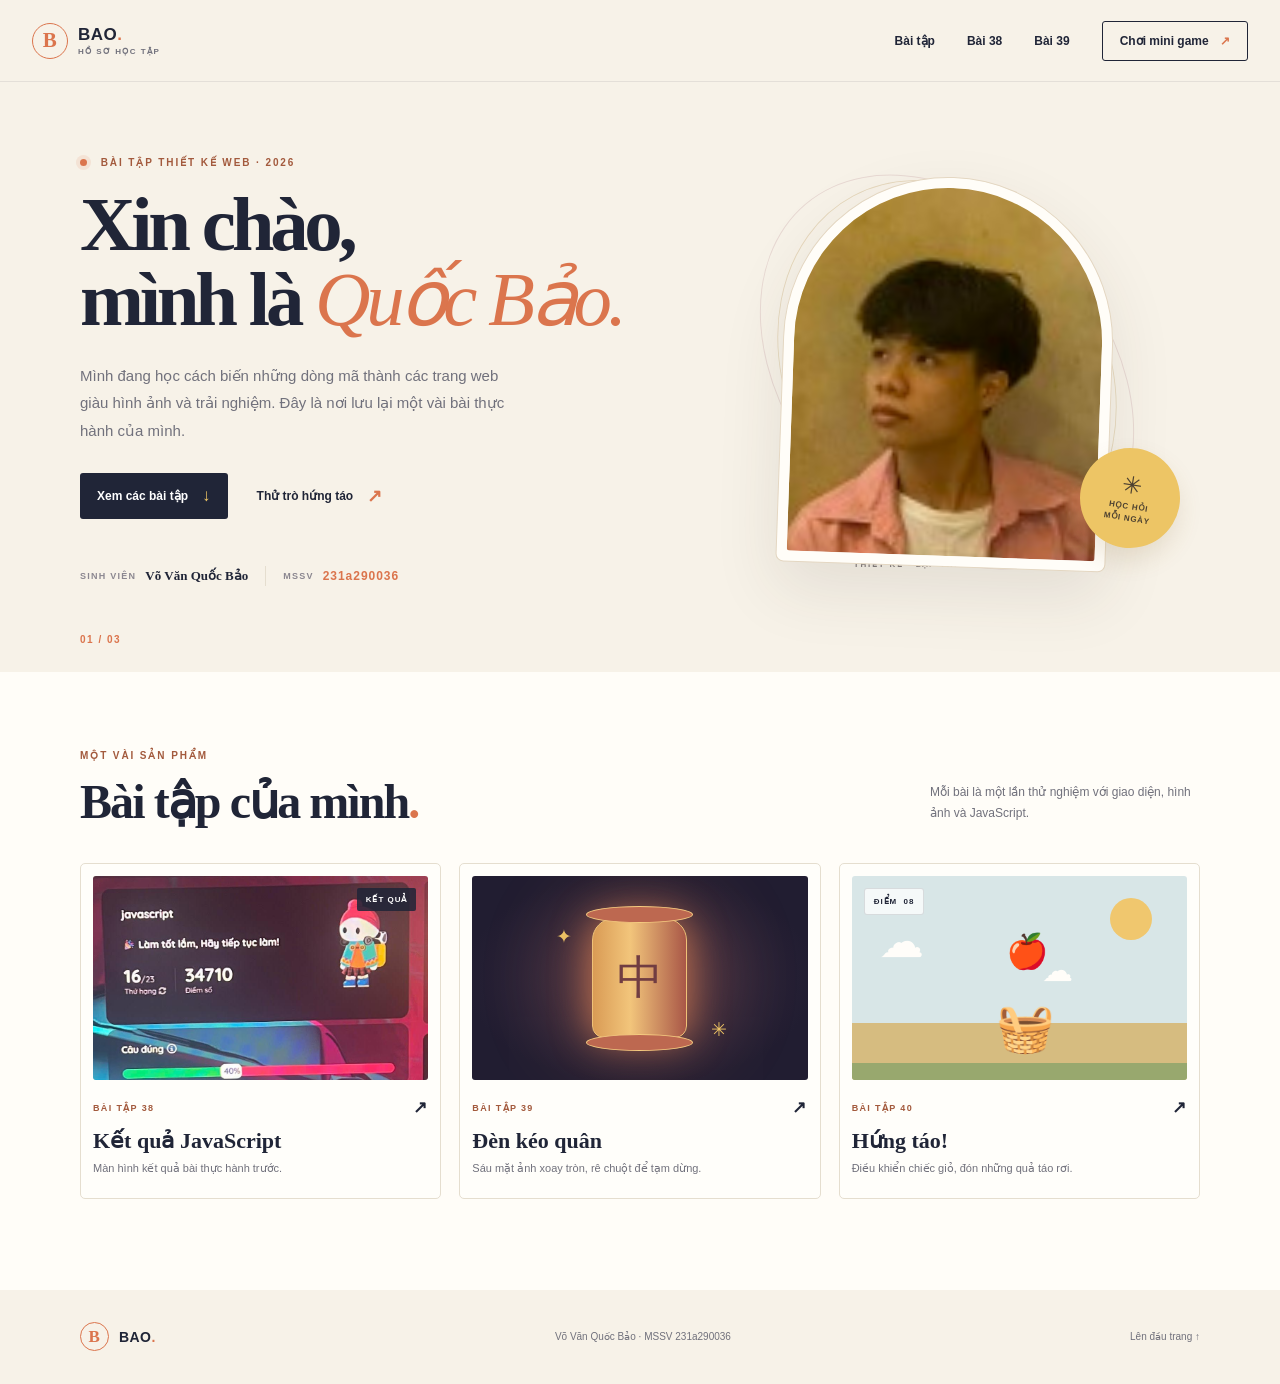
<file: index.html>
<!doctype html>
<html lang="vi">
<head>
  <meta charset="utf-8">
  <meta name="viewport" content="width=device-width, initial-scale=1">
  <meta name="theme-color" content="#f7f2e8">
  <meta name="description" content="Trang học tập của Võ Văn Quốc Bảo — các bài tập web 38, 39 và mini game hứng táo bài 40.">
  <title>Võ Văn Quốc Bảo — Bài tập Web</title>
  <link rel="stylesheet" href="style.css">
  <script src="main.js" defer></script>
</head>
<body>
  <header class="site-header">
    <a class="brand" href="#home" aria-label="Bảo, về đầu trang"><span class="brand-mark">B</span><span>BAO<span class="brand-dot">.</span><small>HỒ SƠ HỌC TẬP</small></span></a>
    <button class="menu-toggle" type="button" aria-expanded="false" aria-controls="primary-nav" aria-label="Mở menu">☰</button>
    <nav id="primary-nav" class="primary-nav" aria-label="Điều hướng chính">
      <a href="#bai-tap">Bài tập</a>
      <a href="bai-38/index.html">Bài 38</a>
      <a href="bai-39/index.html">Bài 39</a>
      <a class="nav-game" href="bai-40/index.html">Chơi mini game <span aria-hidden="true">↗</span></a>
    </nav>
  </header>

  <main id="home">
    <section class="hero page-width" aria-labelledby="hero-title">
      <div class="hero-copy">
        <p class="eyebrow"><span class="eyebrow-dot"></span> BÀI TẬP THIẾT KẾ WEB · 2026</p>
        <h1 id="hero-title">Xin chào,<br>mình là <em>Quốc Bảo.</em></h1>
        <p class="hero-lead">Mình đang học cách biến những dòng mã thành các trang web giàu hình ảnh và trải nghiệm. Đây là nơi lưu lại một vài bài thực hành của mình.</p>
        <div class="hero-actions">
          <a class="button button-primary" href="#bai-tap">Xem các bài tập <span aria-hidden="true">↓</span></a>
          <a class="button button-text" href="bai-40/index.html">Thử trò hứng táo <span aria-hidden="true">↗</span></a>
        </div>
        <div class="identity-row">
          <span class="identity-label">SINH VIÊN</span>
          <span class="identity-name">Võ Văn Quốc Bảo</span>
          <span class="identity-divider" aria-hidden="true"></span>
          <span class="identity-label">MSSV</span>
          <strong class="student-code">231a290036</strong>
        </div>
      </div>
      <div class="hero-portrait-wrap">
        <div class="portrait-orbit orbit-one" aria-hidden="true"></div>
        <div class="portrait-orbit orbit-two" aria-hidden="true"></div>
        <div class="portrait-frame"><img src="assets/profile.jpg" alt="Chân dung Võ Văn Quốc Bảo" width="420" height="520"></div>
        <div class="portrait-sticker"><span>✳</span><small>HỌC HỎI<br>MỖI NGÀY</small></div>
        <p class="portrait-caption">THIẾT KẾ · LẬP TRÌNH · SÁNG TẠO</p>
      </div>
      <span class="hero-index" aria-hidden="true">01 / 03</span>
    </section>

    <section class="work-section" id="bai-tap" aria-labelledby="work-title">
      <div class="page-width">
        <div class="section-heading">
          <div><p class="eyebrow">MỘT VÀI SẢN PHẨM</p><h2 id="work-title">Bài tập của mình<span>.</span></h2></div>
          <p>Mỗi bài là một lần thử nghiệm với giao diện, hình ảnh và JavaScript.</p>
        </div>

        <div class="project-grid">
          <a class="project-card project-card-quiz" href="bai-38/index.html">
            <div class="project-preview quiz-preview"><img src="assets/bai-38-ket-qua.jpg" alt="Ảnh kết quả bài tập 38" loading="lazy"><span class="preview-tag">KẾT QUẢ</span></div>
            <div class="project-meta"><span>BÀI TẬP 38</span><span aria-hidden="true">↗</span></div>
            <h3>Kết quả JavaScript</h3><p>Màn hình kết quả bài thực hành trước.</p>
          </a>

          <a class="project-card project-card-lantern" href="bai-39/index.html">
            <div class="project-preview lantern-preview" aria-hidden="true"><div class="lantern-glow"></div><div class="lantern"><span>中</span></div><i class="spark spark-a">✦</i><i class="spark spark-b">✳</i></div>
            <div class="project-meta"><span>BÀI TẬP 39</span><span aria-hidden="true">↗</span></div>
            <h3>Đèn kéo quân</h3><p>Sáu mặt ảnh xoay tròn, rê chuột để tạm dừng.</p>
          </a>

          <a class="project-card project-card-game" href="bai-40/index.html">
            <div class="project-preview game-preview" aria-hidden="true"><span class="game-sun"></span><span class="game-cloud cloud-a">☁</span><span class="game-cloud cloud-b">☁</span><span class="game-apple">🍎</span><span class="game-basket">🧺</span><span class="game-ground"></span><span class="game-score">ĐIỂM&nbsp; 08</span></div>
            <div class="project-meta"><span>BÀI TẬP 40</span><span aria-hidden="true">↗</span></div>
            <h3>Hứng táo!</h3><p>Điều khiển chiếc giỏ, đón những quả táo rơi.</p>
          </a>
        </div>
      </div>
    </section>
  </main>

  <footer class="site-footer page-width"><a class="brand footer-brand" href="#home"><span class="brand-mark">B</span><span>BAO<span class="brand-dot">.</span></span></a><p>Võ Văn Quốc Bảo · MSSV 231a290036</p><a href="#home">Lên đầu trang ↑</a></footer>
</body>
</html>
</file>
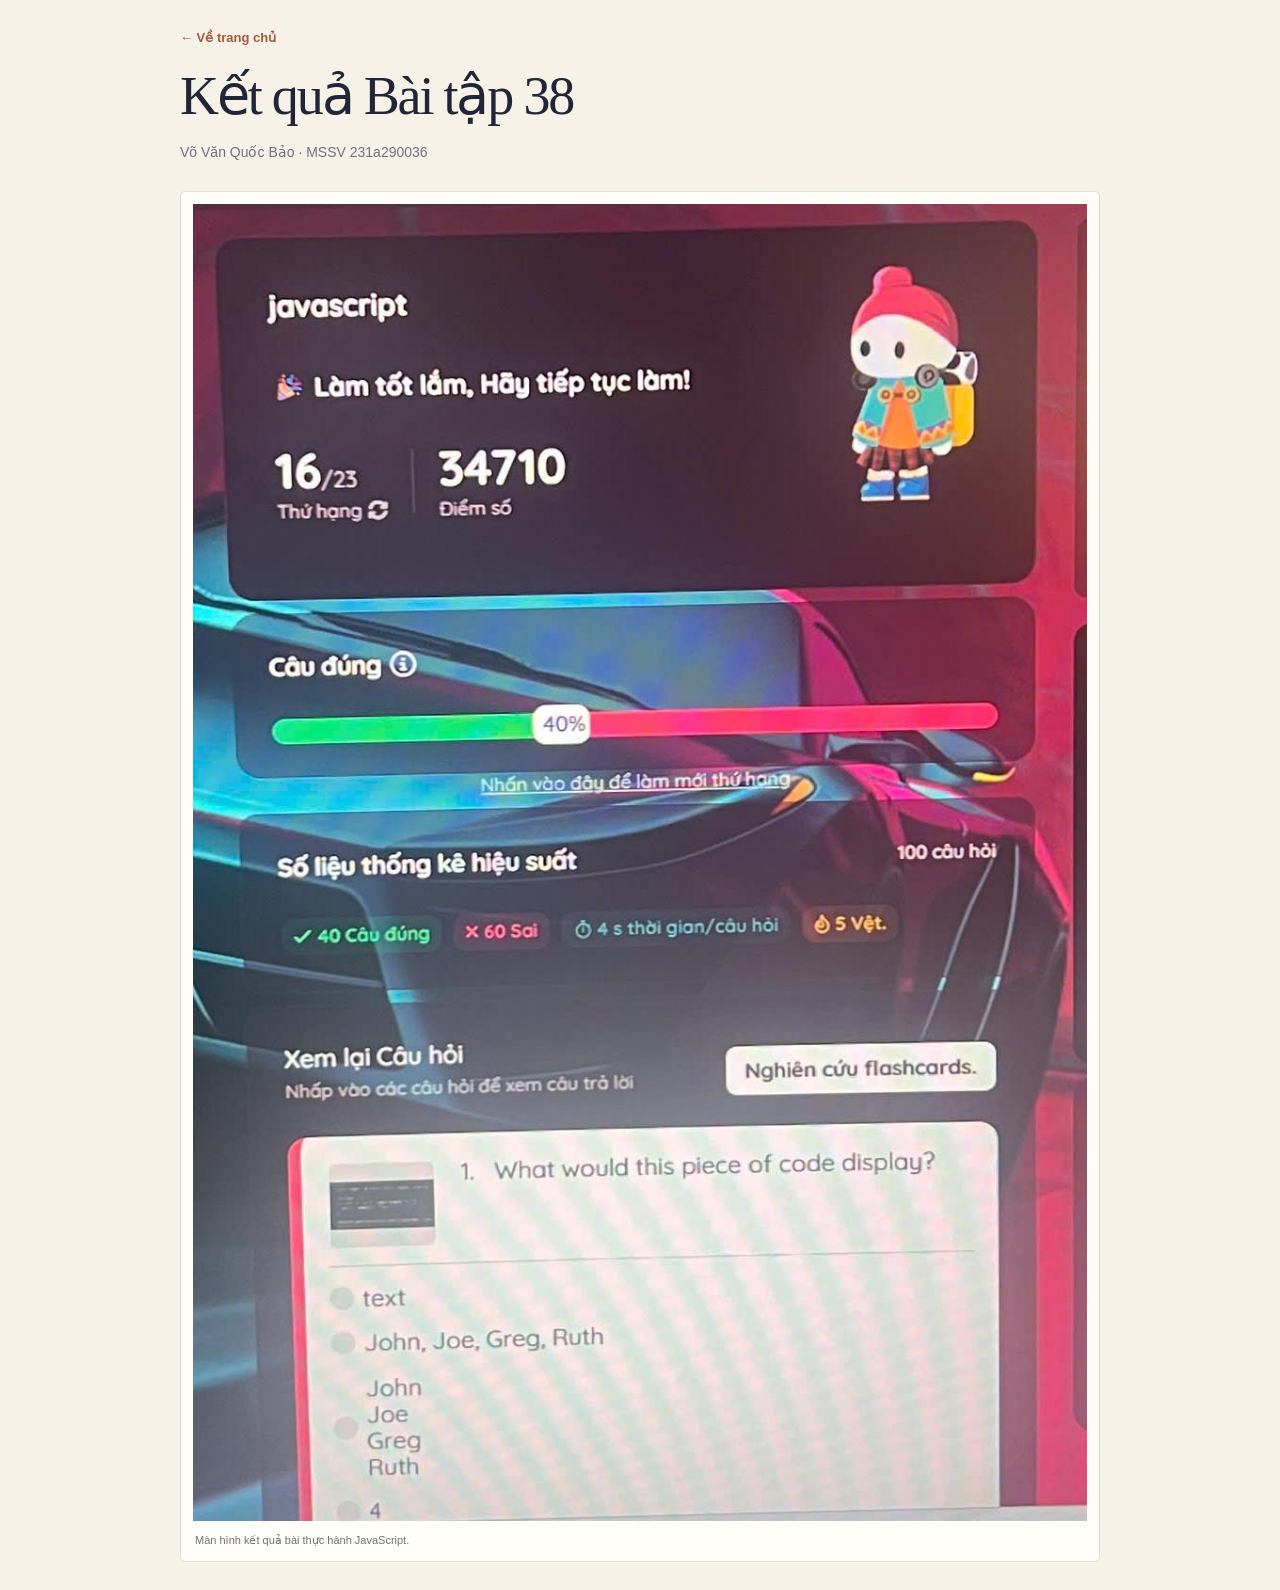
<file: bai-38/index.html>
<!doctype html>
<html lang="vi">
<head>
  <meta charset="utf-8">
  <meta name="viewport" content="width=device-width, initial-scale=1">
  <meta name="theme-color" content="#f7f2e8">
  <title>Kết quả Bài 38 — Võ Văn Quốc Bảo</title>
  <style>
    * { box-sizing: border-box; }
    body { min-height: 100vh; margin: 0; padding: 28px; display: grid; place-items: center; background: #f7f2e8; color: #202537; font-family: "Segoe UI", sans-serif; }
    main { width: min(920px, 100%); }
    a { color: #a35a3d; font-size: 13px; font-weight: 700; text-decoration: none; }
    h1 { margin: 18px 0 8px; font-family: Georgia, serif; font-size: clamp(32px, 7vw, 54px); font-weight: 500; letter-spacing: -.04em; }
    p { color: #71717c; font-size: 14px; line-height: 1.7; }
    figure { margin: 26px 0 0; padding: 12px; border: 1px solid #e5decf; border-radius: 5px; background: #fffdf8; }
    img { width: 100%; height: auto; display: block; }
    figcaption { padding: 13px 2px 2px; color: #71717c; font-size: 11px; }
  </style>
</head>
<body>
  <main>
    <a href="../index.html">← Về trang chủ</a>
    <h1>Kết quả Bài tập 38</h1>
    <p>Võ Văn Quốc Bảo · MSSV 231a290036</p>
    <figure><img src="../assets/bai-38-ket-qua.jpg" alt="Ảnh chụp kết quả thực hành JavaScript bài 38"><figcaption>Màn hình kết quả bài thực hành JavaScript.</figcaption></figure>
  </main>
</body>
</html>
</file>
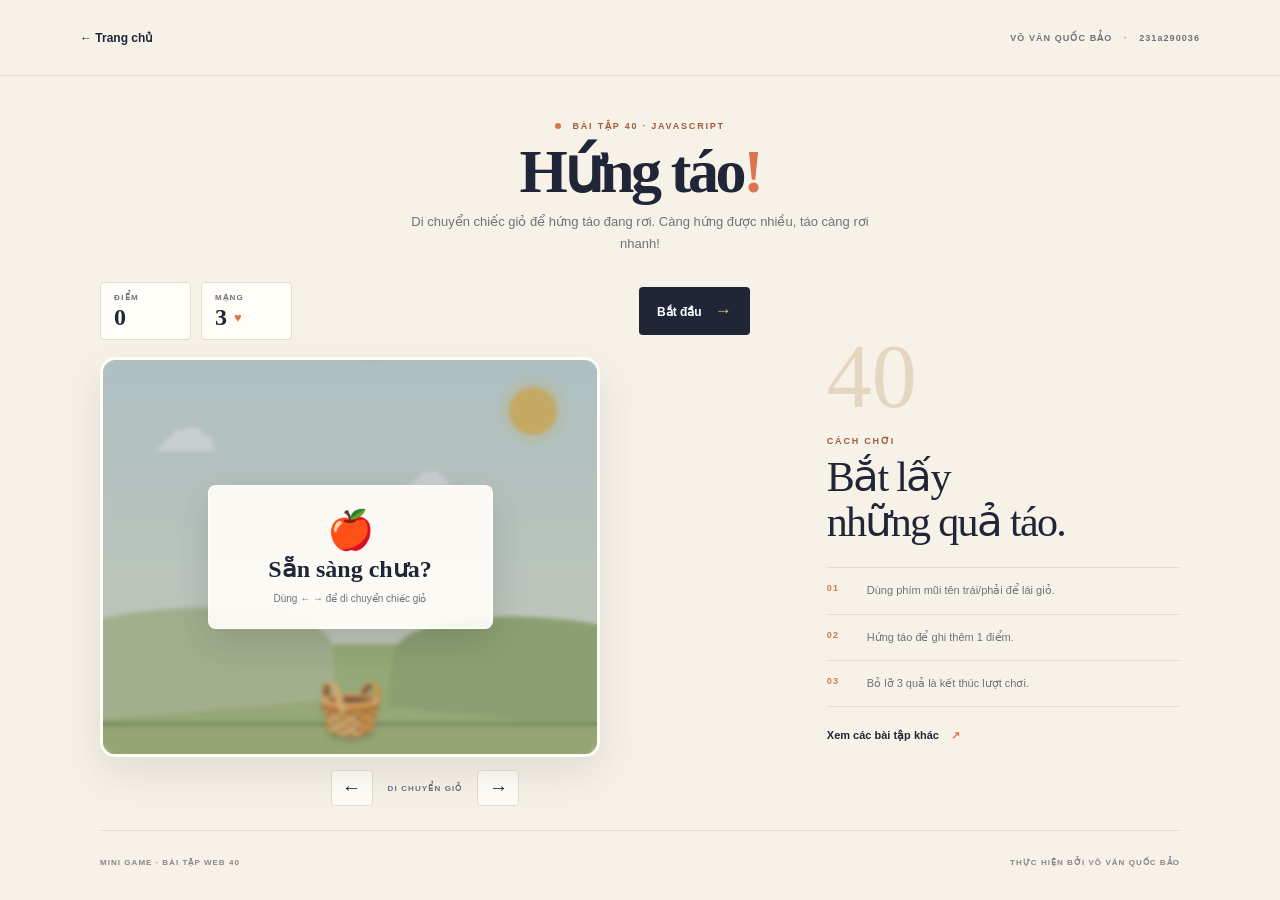
<file: bai-40/index.html>
<!doctype html>
<html lang="vi">
<head>
  <meta charset="utf-8">
  <meta name="viewport" content="width=device-width, initial-scale=1">
  <meta name="theme-color" content="#f7f2e8">
  <meta name="description" content="Mini game hứng táo Bài 40 — Võ Văn Quốc Bảo, MSSV 231a290036.">
  <title>Bài 40 — Hứng táo! | Võ Văn Quốc Bảo</title>
  <link rel="stylesheet" href="style.css">
  <script src="game.js" defer></script>
</head>
<body>
  <header class="game-header">
    <a class="back-link" href="../index.html">← Trang chủ</a>
    <span class="student-chip">VÕ VĂN QUỐC BẢO <b>·</b> 231a290036</span>
  </header>
  <main class="game-page">
    <section class="game-intro">
      <p class="eyebrow"><span></span> BÀI TẬP 40 · JAVASCRIPT</p>
      <h1>Hứng táo<span>!</span></h1>
      <p>Di chuyển chiếc giỏ để hứng táo đang rơi. Càng hứng được nhiều, táo càng rơi nhanh!</p>
    </section>

    <section class="play-layout" aria-label="Mini game hứng táo">
      <div class="play-column">
        <div class="game-hud" aria-live="polite">
          <div class="hud-card"><span>ĐIỂM</span><strong id="score">0</strong></div>
          <div class="hud-card lives-card"><span>MẠNG</span><strong><span id="lives">3</span><span class="heart-icon" aria-hidden="true">♥</span></strong></div>
          <button id="start-button" class="start-button" type="button">Bắt đầu <span aria-hidden="true">→</span></button>
        </div>

        <div id="game-container" class="game-container" role="application" aria-label="Khung game hứng táo. Dùng phím mũi tên trái và phải để di chuyển giỏ.">
          <div class="game-sky" aria-hidden="true"><span class="sun"></span><span class="cloud cloud-one">☁</span><span class="cloud cloud-two">☁</span><span class="hill hill-back"></span><span class="hill hill-front"></span></div>
          <div id="apple" class="apple" role="img" aria-label="Quả táo">🍎</div>
          <div id="basket" class="basket" role="img" aria-label="Giỏ hứng táo"><span aria-hidden="true">🧺</span></div>
          <div class="ground" aria-hidden="true"></div>
          <div id="game-overlay" class="game-overlay">
            <div class="overlay-card"><span class="overlay-apple" aria-hidden="true">🍎</span><p id="game-message">Sẵn sàng chưa?</p><small>Dùng ← → để di chuyển chiếc giỏ</small></div>
          </div>
        </div>

        <div class="touch-controls" aria-label="Điều khiển giỏ">
          <button id="left-button" type="button" aria-label="Di chuyển giỏ sang trái">←</button>
          <span>DI CHUYỂN GIỎ</span>
          <button id="right-button" type="button" aria-label="Di chuyển giỏ sang phải">→</button>
        </div>
      </div>

      <aside class="game-notes">
        <div class="note-number">40</div>
        <p class="eyebrow">CÁCH CHƠI</p>
        <h2>Bắt lấy<br>những quả táo.</h2>
        <ul>
          <li><span>01</span>Dùng phím mũi tên trái/phải để lái giỏ.</li>
          <li><span>02</span>Hứng táo để ghi thêm 1 điểm.</li>
          <li><span>03</span>Bỏ lỡ 3 quả là kết thúc lượt chơi.</li>
        </ul>
        <a class="home-link" href="../index.html">Xem các bài tập khác <span aria-hidden="true">↗</span></a>
      </aside>
    </section>
    <footer class="game-footer"><span>MINI GAME · BÀI TẬP WEB 40</span><span>THỰC HIỆN BỞI VÕ VĂN QUỐC BẢO</span></footer>
  </main>
</body>
</html>
</file>
<file: style.css>
:root {
  color-scheme: light;
  --ink: #202537;
  --muted: #71717c;
  --paper: #f7f2e8;
  --cream: #fffdf8;
  --line: #e5decf;
  --orange: #db754d;
  --yellow: #edc565;
  --blue: #bdcbd3;
}

* { box-sizing: border-box; }
html { scroll-behavior: smooth; }
body { margin: 0; background: var(--paper); color: var(--ink); font-family: Inter, "Segoe UI", sans-serif; }
a { color: inherit; }
.page-width { width: min(1120px, calc(100% - 64px)); margin-inline: auto; }
.site-header { height: 82px; padding-inline: max(32px, calc((100vw - 1240px) / 2)); display: flex; align-items: center; justify-content: space-between; border-bottom: 1px solid rgba(32,37,55,.09); }
.brand { display: inline-flex; align-items: center; gap: 10px; text-decoration: none; font-size: 17px; font-weight: 800; letter-spacing: .03em; line-height: 1; }
.brand-mark { width: 36px; height: 36px; display: grid; place-items: center; border: 1px solid var(--orange); border-radius: 50%; color: var(--orange); font-family: Georgia, serif; font-size: 21px; font-weight: 600; }
.brand-dot { color: var(--orange); }
.brand small { display: block; margin-top: 5px; color: var(--muted); font-size: 8px; font-weight: 600; letter-spacing: .18em; }
.primary-nav { display: flex; align-items: center; gap: 32px; }
.primary-nav a { text-decoration: none; font-size: 12px; font-weight: 650; }
.primary-nav a:hover, .site-footer a:hover { color: var(--orange); }
.primary-nav .nav-game { padding: 12px 17px; border: 1px solid var(--ink); border-radius: 3px; }
.nav-game span { padding-left: 8px; color: var(--orange); }
.menu-toggle { display: none; }
.hero { position: relative; min-height: 590px; padding-block: 64px 75px; display: grid; grid-template-columns: 1.05fr .95fr; align-items: center; gap: 5%; }
.hero-copy { position: relative; z-index: 2; max-width: 560px; }
.eyebrow { margin: 0 0 19px; color: #a35a3d; font-size: 10px; font-weight: 800; letter-spacing: .19em; }
.eyebrow-dot { display: inline-block; width: 7px; height: 7px; margin-right: 9px; border-radius: 50%; background: var(--orange); box-shadow: 0 0 0 4px rgba(219,117,77,.12); }
h1, h2, h3, p { margin-top: 0; }
h1 { max-width: 570px; margin-bottom: 24px; font-family: Georgia, "Times New Roman", serif; font-size: clamp(52px, 6vw, 82px); font-weight: 600; letter-spacing: -.055em; line-height: .98; }
h1 em { color: var(--orange); font-weight: 500; }
.hero-lead { max-width: 435px; color: var(--muted); font-size: 15px; line-height: 1.85; }
.hero-actions { display: flex; flex-wrap: wrap; align-items: center; gap: 12px; margin-top: 28px; }
.button { min-height: 46px; padding: 0 17px; display: inline-flex; align-items: center; gap: 14px; border-radius: 3px; text-decoration: none; font-size: 12px; font-weight: 750; }
.button-primary { background: var(--ink); color: white; }
.button-primary:hover { background: #353c56; }
.button-primary span { color: var(--yellow); font-size: 17px; }
.button-text { color: var(--ink); }
.button-text span { color: var(--orange); font-size: 18px; }
.identity-row { margin-top: 47px; display: flex; align-items: center; flex-wrap: wrap; gap: 9px; }
.identity-label { color: #8b8790; font-size: 9px; font-weight: 750; letter-spacing: .14em; }
.identity-name { font-family: Georgia, serif; font-size: 13px; font-weight: 700; }
.identity-divider { width: 1px; height: 20px; margin: 0 8px; background: var(--line); }
.student-code { color: var(--orange); font-size: 12px; letter-spacing: .08em; }
.hero-portrait-wrap { min-height: 420px; position: relative; display: grid; place-items: center; }
.portrait-frame { z-index: 1; width: min(330px, 80%); height: 390px; padding: 10px; background: #fffdf8; border: 1px solid #e4d7c2; border-radius: 170px 170px 8px 8px; box-shadow: 0 26px 65px rgba(56,46,38,.10); transform: rotate(2deg); }
.portrait-frame img { width: 100%; height: 100%; display: block; border-radius: 160px 160px 3px 3px; object-fit: cover; object-position: center; }
.portrait-orbit { position: absolute; width: 400px; height: 400px; border: 1px solid #e6d8bd; border-radius: 50%; }
.orbit-one { transform: rotate(-28deg) scaleX(.8); }
.orbit-two { width: 440px; height: 320px; border-color: #e8d9d3; transform: rotate(50deg); }
.portrait-sticker { position: absolute; z-index: 2; right: 4%; bottom: 8%; width: 100px; height: 100px; display: grid; place-content: center; justify-items: center; border-radius: 50%; background: var(--yellow); color: #4c4030; transform: rotate(9deg); box-shadow: 0 12px 24px rgba(133,100,40,.15); }
.portrait-sticker span { font-size: 24px; }
.portrait-sticker small { margin-top: 1px; font-size: 8px; font-weight: 850; letter-spacing: .1em; line-height: 1.4; text-align: center; }
.portrait-caption { position: absolute; bottom: 1%; color: #827c7a; font-size: 8px; font-weight: 750; letter-spacing: .22em; }
.hero-index { position: absolute; bottom: 27px; left: 0; color: var(--orange); font-size: 10px; font-weight: 800; letter-spacing: .15em; }
.work-section { padding-block: 78px 91px; background: var(--cream); }
.section-heading { display: flex; align-items: end; justify-content: space-between; gap: 40px; margin-bottom: 34px; }
.section-heading .eyebrow { margin-bottom: 12px; }
h2 { margin-bottom: 0; font-family: Georgia, "Times New Roman", serif; font-size: clamp(35px, 4vw, 48px); font-weight: 600; letter-spacing: -.04em; }
h2 span { color: var(--orange); }
.section-heading > p { width: 270px; margin-bottom: 4px; color: var(--muted); font-size: 12px; line-height: 1.8; }
.project-grid { display: grid; grid-template-columns: repeat(3, 1fr); gap: 18px; }
.project-card { min-width: 0; padding: 12px 12px 20px; background: #fffefa; border: 1px solid var(--line); border-radius: 5px; text-decoration: none; transition: transform .22s ease, box-shadow .22s ease; }
.project-card:hover { transform: translateY(-5px); box-shadow: 0 17px 35px rgba(49,42,35,.09); }
.project-preview { height: 204px; position: relative; overflow: hidden; border-radius: 3px; }
.quiz-preview { background: #eee4d6; }
.quiz-preview img { width: 100%; height: 100%; display: block; object-fit: cover; object-position: top; }
.preview-tag { position: absolute; top: 12px; right: 12px; padding: 7px 9px; border-radius: 2px; background: rgba(32,37,55,.86); color: #fff; font-size: 8px; font-weight: 800; letter-spacing: .12em; }
.project-meta { margin-top: 17px; display: flex; align-items: center; justify-content: space-between; color: #a35a3d; font-size: 9px; font-weight: 850; letter-spacing: .15em; }
.project-meta span:last-child { color: var(--ink); font-size: 17px; }
.project-card h3 { margin: 10px 0 6px; font-family: Georgia, serif; font-size: 22px; font-weight: 600; }
.project-card > p { margin-bottom: 0; color: var(--muted); font-size: 11px; line-height: 1.6; }
.lantern-preview { display: grid; place-items: center; background: radial-gradient(ellipse at center, #3a2c42, #211d31 74%); }
.lantern-glow { position: absolute; width: 160px; height: 160px; border-radius: 50%; background: #db754d; filter: blur(42px); opacity: .32; }
.lantern { z-index: 1; width: 95px; height: 120px; display: grid; place-items: center; border: 1px solid #efc178; border-radius: 22px 22px 12px 12px; background: linear-gradient(90deg, #d99b55, #f2c57b 40%, #a95747); box-shadow: 0 0 38px #c67550; color: #713d42; font-family: Georgia, serif; font-size: 46px; }
.lantern::before, .lantern::after { content: ""; position: absolute; width: 105px; height: 15px; border: 1px solid #f5cb80; border-radius: 50%; background: #bd6850; }
.lantern::before { margin-top: -128px; }.lantern::after { margin-top: 128px; }
.spark { position: absolute; color: var(--yellow); font-style: normal; font-size: 19px; }.spark-a { top: 24%; left: 25%; }.spark-b { right: 24%; bottom: 19%; }
.game-preview { background: linear-gradient(#d8e6e7 0 72%, #d6bc80 72%); }
.game-sun { position: absolute; top: 22px; right: 35px; width: 42px; height: 42px; border-radius: 50%; background: #f0c76e; }
.game-cloud { position: absolute; color: #fffdf9; font-size: 45px; line-height: 1; }.cloud-a { top: 43px; left: 27px; }.cloud-b { top: 72px; right: 107px; transform: scale(.68); }
.game-apple { position: absolute; top: 55px; left: 46%; font-size: 34px; animation: apple-drop 2.8s ease-in infinite; }
.game-basket { position: absolute; bottom: 24px; left: 43%; z-index: 1; font-size: 47px; }
.game-ground { position: absolute; bottom: 0; width: 100%; height: 17px; background: #98a86e; }
.game-score { position: absolute; top: 12px; left: 12px; padding: 8px 9px; border: 1px solid rgba(32,37,55,.14); border-radius: 3px; background: rgba(255,255,255,.75); font-size: 8px; font-weight: 800; letter-spacing: .12em; }
@keyframes apple-drop { 0% { transform: translateY(-8px) rotate(-8deg); } 75%, 100% { transform: translateY(95px) rotate(30deg); } }
.site-footer { min-height: 94px; display: flex; align-items: center; justify-content: space-between; gap: 20px; }
.footer-brand { font-size: 14px; }.footer-brand .brand-mark { width: 29px; height: 29px; font-size: 17px; }
.site-footer p, .site-footer > a:last-child { margin: 0; color: var(--muted); font-size: 10px; text-decoration: none; }

@media (max-width: 800px) {
  .site-header { padding-inline: 24px; }
  .page-width { width: min(100% - 48px, 650px); }
  .hero { min-height: auto; grid-template-columns: 1fr .75fr; gap: 15px; padding-block: 70px 85px; }
  .portrait-frame { width: min(260px, 90%); height: 330px; }
  .portrait-orbit { width: 320px; height: 320px; }.orbit-two { width: 340px; height: 260px; }
  .portrait-sticker { right: 0; bottom: 12%; width: 82px; height: 82px; }
  .portrait-caption { bottom: 4%; font-size: 7px; }
  .project-grid { gap: 12px; }.project-preview { height: 160px; }
}
@media (max-width: 600px) {
  .site-header { height: 72px; padding-inline: 20px; }
  .menu-toggle { width: 40px; height: 40px; display: grid; place-items: center; border: 1px solid var(--line); border-radius: 3px; background: transparent; color: var(--ink); font-size: 20px; }
  .primary-nav { position: absolute; z-index: 5; top: 71px; right: 12px; left: 12px; display: none; align-items: stretch; gap: 0; padding: 10px; border: 1px solid var(--line); background: var(--cream); box-shadow: 0 12px 24px rgba(32,37,55,.1); }
  .primary-nav.is-open { display: grid; }
  .primary-nav a { padding: 13px 12px; }.primary-nav .nav-game { margin-top: 4px; }
  .page-width { width: calc(100% - 40px); }
  .hero { display: flex; flex-direction: column; align-items: stretch; gap: 34px; padding-block: 55px 78px; }
  h1 { font-size: clamp(51px, 15vw, 71px); }
  .hero-lead { font-size: 14px; }
  .identity-row { margin-top: 31px; gap: 7px; }.identity-divider { margin-inline: 3px; }
  .hero-portrait-wrap { min-height: 330px; }
  .portrait-frame { width: 245px; height: 300px; }.portrait-orbit { width: 290px; height: 290px; }.orbit-two { width: 310px; height: 235px; }
  .portrait-sticker { right: 8%; bottom: 8%; }.portrait-caption { bottom: -1%; }
  .hero-index { bottom: 24px; }
  .work-section { padding-block: 57px 62px; }
  .section-heading { display: block; margin-bottom: 24px; }.section-heading > p { width: auto; max-width: 330px; margin: 12px 0 0; }
  .project-grid { grid-template-columns: 1fr; gap: 15px; }.project-preview { height: 210px; }
  .site-footer { min-height: 110px; flex-wrap: wrap; justify-content: space-between; padding-block: 22px; }.site-footer p { order: 3; width: 100%; }
}
@media (prefers-reduced-motion: reduce) { *, *::before, *::after { scroll-behavior: auto !important; animation-duration: .01ms !important; transition-duration: .01ms !important; } }
</file>
<file: bai-40/style.css>
:root { --ink: #202537; --muted: #71717c; --paper: #f7f2e8; --line: #e5decf; --orange: #db754d; --yellow: #edc565; }
* { box-sizing: border-box; }
body { min-height: 100vh; margin: 0; background: var(--paper); color: var(--ink); font-family: Inter, "Segoe UI", sans-serif; }
a { color: inherit; text-decoration: none; }
.game-header { height: 76px; padding-inline: max(24px, calc((100vw - 1120px)/2)); display: flex; align-items: center; justify-content: space-between; border-bottom: 1px solid var(--line); }
.back-link { font-size: 12px; font-weight: 750; }.back-link:hover, .home-link:hover { color: var(--orange); }
.student-chip { color: var(--muted); font-size: 9px; font-weight: 750; letter-spacing: .12em; }.student-chip b { padding-inline: 8px; color: var(--orange); }
.game-page { width: min(1080px, calc(100% - 48px)); margin-inline: auto; }
.game-intro { padding: 45px 0 22px; text-align: center; }
.eyebrow { margin: 0 0 9px; color: #a35a3d; font-size: 9px; font-weight: 850; letter-spacing: .2em; }.eyebrow span { display: inline-block; width: 6px; height: 6px; margin-right: 7px; border-radius: 50%; background: var(--orange); }
h1, h2, p { margin-top: 0; }
.game-intro h1 { margin-bottom: 9px; font-family: Georgia, serif; font-size: clamp(45px, 7vw, 62px); font-weight: 600; letter-spacing: -.055em; line-height: 1; }.game-intro h1 span { color: var(--orange); }
.game-intro > p:last-child { max-width: 460px; margin: 0 auto; color: var(--muted); font-size: 13px; line-height: 1.7; }
.play-layout { display: grid; grid-template-columns: minmax(0, 650px) minmax(220px, 1fr); align-items: center; gap: clamp(30px, 6vw, 80px); }
.play-column { min-width: 0; }
.game-hud { min-height: 68px; margin-bottom: 12px; display: flex; align-items: center; gap: 10px; }
.hud-card { min-width: 91px; padding: 10px 13px; border: 1px solid var(--line); border-radius: 4px; background: #fffdf8; }
.hud-card > span { display: block; margin-bottom: 3px; color: var(--muted); font-size: 8px; font-weight: 800; letter-spacing: .17em; }
.hud-card strong { display: flex; align-items: center; gap: 7px; font-family: Georgia, serif; font-size: 24px; font-weight: 600; line-height: 1; }
.heart-icon { color: var(--orange); font-family: sans-serif; font-size: 13px; }
.start-button { min-height: 48px; margin-left: auto; padding: 0 18px; border: 0; border-radius: 4px; background: var(--ink); color: #fff; cursor: pointer; font: inherit; font-size: 12px; font-weight: 750; }
.start-button:hover { background: #343c54; }.start-button span { margin-left: 10px; color: var(--yellow); font-size: 17px; }
#game-container { width: 500px; height: 400px; max-width: 100%; position: relative; overflow: hidden; border: 3px solid #fffdf8; border-radius: 15px; background: #dce9e8; box-shadow: 0 16px 40px rgba(62,66,63,.12); isolation: isolate; }
.game-sky { position: absolute; inset: 0; overflow: hidden; background: linear-gradient(180deg, #d4e7e8 0%, #e9efdf 72%, #b7c989 72%, #b7c989 100%); }
.sun { position: absolute; top: 27px; right: 40px; width: 48px; height: 48px; border-radius: 50%; background: #f1cb6f; box-shadow: 0 0 0 10px rgba(241,203,111,.16); }
.cloud { position: absolute; color: rgba(255,255,255,.8); font-size: 67px; line-height: 1; }.cloud-one { top: 34px; left: 48px; }.cloud-two { top: 78px; left: 59%; transform: scale(.7); }
.hill { position: absolute; bottom: 40px; width: 330px; height: 105px; border-radius: 50% 50% 0 0; }.hill-back { left: -100px; background: #c5d2a5; transform: rotate(-5deg); }.hill-front { right: -125px; bottom: 30px; background: #aabd83; transform: rotate(6deg); }
.ground { height: 32px; position: absolute; z-index: 2; right: 0; bottom: 0; left: 0; border-top: 4px solid #90a76b; background: #b5c685; }
#apple { width: 46px; height: 46px; position: absolute; z-index: 3; top: -48px; left: 50%; display: grid; place-items: center; font-size: 37px; line-height: 1; user-select: none; filter: drop-shadow(0 4px 2px rgba(77,59,37,.14)); }
#basket { width: 88px; height: 56px; position: absolute; z-index: 4; bottom: 18px; left: 50%; display: grid; place-items: center; font-size: 54px; line-height: 1; user-select: none; filter: drop-shadow(0 5px 2px rgba(68,58,36,.2)); }
#basket span { transform: translateY(-2px); }
.game-overlay { position: absolute; z-index: 5; inset: 0; display: grid; place-items: center; background: rgba(40,50,54,.22); backdrop-filter: blur(2px); }
.game-overlay[hidden] { display: none; }
.overlay-card { width: min(285px, calc(100% - 36px)); padding: 22px 18px; border: 1px solid rgba(255,255,255,.8); border-radius: 8px; background: rgba(255,253,248,.94); text-align: center; box-shadow: 0 12px 35px rgba(38,44,45,.16); }
.overlay-apple { display: block; margin-bottom: 3px; font-size: 38px; }.overlay-card p { margin: 0 0 5px; font-family: Georgia, serif; font-size: 24px; font-weight: 600; }.overlay-card small { color: var(--muted); font-size: 10px; }
.touch-controls { display: flex; align-items: center; justify-content: center; gap: 15px; padding-top: 13px; }
.touch-controls span { color: var(--muted); font-size: 8px; font-weight: 800; letter-spacing: .14em; }
.touch-controls button { width: 42px; height: 36px; border: 1px solid var(--line); border-radius: 4px; background: #fffdf8; color: var(--ink); cursor: pointer; font-size: 19px; }.touch-controls button:active { background: var(--yellow); }
.game-notes { position: relative; padding-block: 15px; }
.note-number { margin-bottom: 23px; color: #e5d6c2; font-family: Georgia, serif; font-size: 90px; line-height: .8; }
.game-notes h2 { margin: 0 0 22px; font-family: Georgia, serif; font-size: clamp(30px, 4vw, 42px); font-weight: 500; letter-spacing: -.04em; line-height: 1.08; }
.game-notes ul { margin: 0; padding: 0; list-style: none; border-top: 1px solid var(--line); }
.game-notes li { padding: 14px 0; display: grid; grid-template-columns: 32px 1fr; gap: 8px; border-bottom: 1px solid var(--line); color: var(--muted); font-size: 11px; line-height: 1.55; }
.game-notes li span { color: var(--orange); font-size: 9px; font-weight: 850; letter-spacing: .12em; }
.home-link { margin-top: 22px; display: inline-flex; gap: 12px; font-size: 11px; font-weight: 750; }.home-link span { color: var(--orange); }
.game-footer { min-height: 64px; margin-top: 24px; display: flex; align-items: center; justify-content: space-between; gap: 20px; border-top: 1px solid var(--line); color: #89858a; font-size: 8px; font-weight: 750; letter-spacing: .13em; }
@media (max-width: 800px) { .play-layout { grid-template-columns: minmax(0, 500px); justify-content: center; gap: 14px; }.game-notes { display: grid; grid-template-columns: 62px 1fr; column-gap: 16px; padding-top: 27px; }.note-number { grid-row: span 3; margin: 0; font-size: 65px; }.game-notes .eyebrow { align-self: end; }.game-notes h2 { font-size: 32px; }.game-notes ul { grid-column: 1/-1; }.game-notes .home-link { grid-column: 1/-1; }.game-footer { margin-top: 18px; } }
@media (max-width: 540px) { .game-header { height: auto; min-height: 67px; padding: 12px 18px; gap: 12px; }.student-chip { text-align: right; font-size: 8px; }.game-page { width: calc(100% - 32px); }.game-intro { padding-top: 34px; }.game-intro > p:last-child { max-width: 345px; font-size: 12px; }.game-hud { gap: 7px; }.hud-card { min-width: 75px; padding: 9px 10px; }.start-button { min-height: 44px; padding-inline: 12px; font-size: 11px; }#game-container { width: 100%; height: auto; aspect-ratio: 5/4; }.game-notes { grid-template-columns: 45px 1fr; }.note-number { font-size: 52px; }.game-footer { flex-wrap: wrap; align-content: center; row-gap: 7px; font-size: 7px; } }
@media (prefers-reduced-motion: reduce) { *, *::before, *::after { scroll-behavior: auto !important; animation-duration: .01ms !important; transition-duration: .01ms !important; } }
</file>
